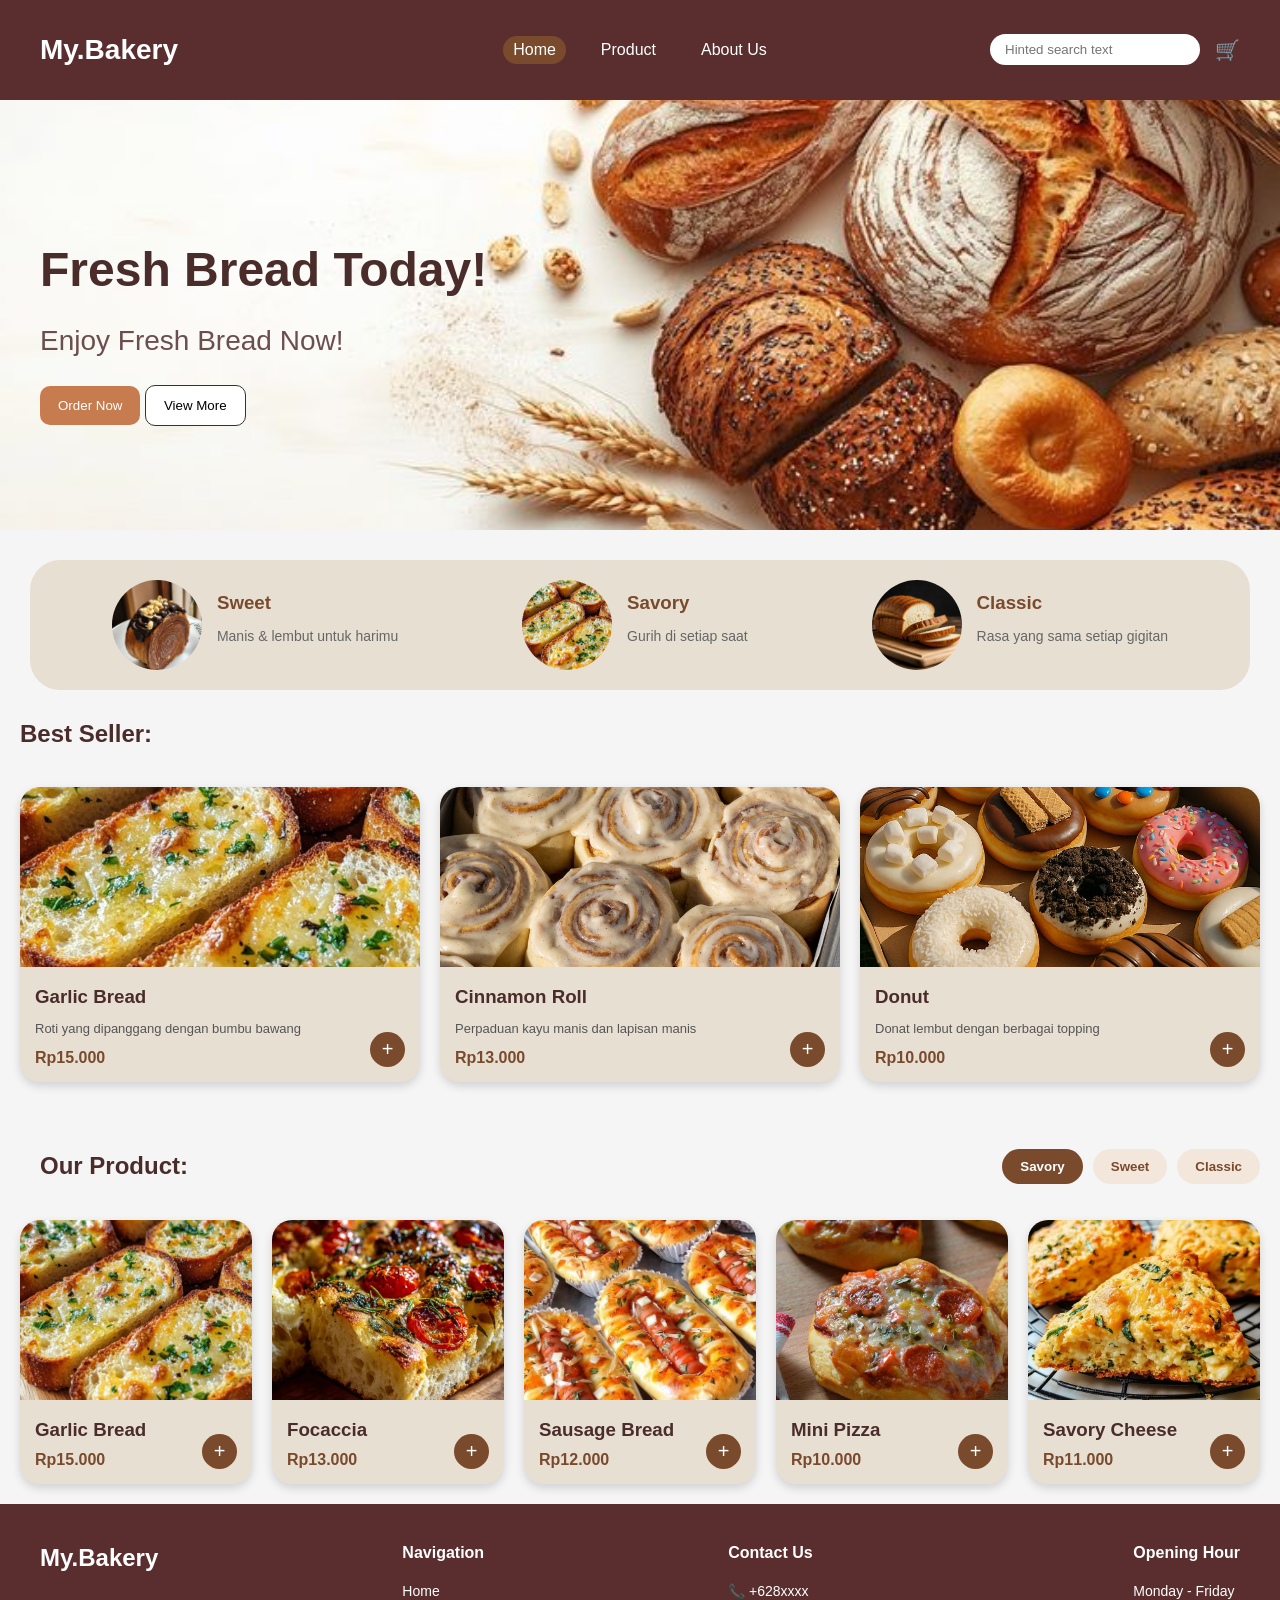
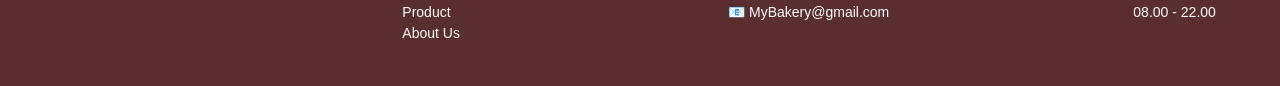
<file: index.html>
<!DOCTYPE html>
<html lang="id">
<head>
    <meta charset="UTF-8">
    <title>My.Bakery</title>
    <link rel="stylesheet" href="home.css">
</head>
<body>

<!-- Navbar -->
<header class="navbar">

    <!-- KIRI -->
    <div class="nav-left">
        <h1 class="logo">My.Bakery</h1>
    </div>

    <!-- TENGAH -->
    <div class="nav-center">
        <span onclick="goTo('index.html')">Home</span>
        <span onclick="goTo('product.html')">Product</span>
        <span onclick="goTo('about.html')">About Us</span>
    </div>

    <!-- KANAN -->
    <div class="nav-right">
        <div class="search-box">
            <input type="text" placeholder="Hinted search text">
        </div>

        <div class="cart" onclick="toggleCart()">🛒</div>
    </div>

</header>

<div class="cart-popup" id="cartPopup">
    <h3>🛒 Cart</h3>
    <ul id="cart-list"></ul>
</div>

<!-- Hero -->
<section class="hero">
    <div class="hero-text">
        <h2>Fresh Bread Today!</h2>
        <p>Enjoy Fresh Bread Now!</p>
        <button class="btn">Order Now</button>
        <button class="btn-outline">View More</button>
    </div>
</section>

<!-- Category -->
<section class="category">

    <div class="category-card">
        <img src="cromboloni.jpg">
        <div>
            <h3>Sweet</h3>
            <p>Manis & lembut untuk harimu</p>
        </div>
    </div>

    <div class="category-card">
        <img src="Easy Garlic Bread with Sliced Bread.jpg">
        <div>
            <h3>Savory</h3>
            <p>Gurih di setiap saat</p>
        </div>
    </div>

    <div class="category-card">
        <img src="White Bread.jpg">
        <div>
            <h3>Classic</h3>
            <p>Rasa yang sama setiap gigitan</p>
        </div>
    </div>

</section>

<!-- Best Seller -->
<section class="best">
    <h2>Best Seller:</h2>
    
    <div class="product-list">
    
        <!-- CARD 1 -->
        <div class="product">
            <img src="Easy Garlic Bread with Sliced Bread.jpg">
            <div class="product-info">
                <h3>Garlic Bread</h3>
                <p>Roti yang dipanggang dengan bumbu bawang</p>
                <span>Rp15.000</span>
                <button onclick="addToCart('Garlic Bread')">+</button>
            </div>
        </div>
    
        <!-- CARD 2 -->
        <div class="product">
            <img src="Bread and Cinnamon Roll Recipes - Chelsweets.jpg">
            <div class="product-info">
                <h3>Cinnamon Roll</h3>
                <p>Perpaduan kayu manis dan lapisan manis</p>
                <span>Rp13.000</span>
                <button onclick="addToCart('Cinnamon Roll')">+</button>
            </div>
        </div>
    
        <!-- CARD 3 -->
        <div class="product">
            <img src="donuts.jpg">
            <div class="product-info">
                <h3>Donut</h3>
                <p>Donat lembut dengan berbagai topping</p>
                <span>Rp10.000</span>
                <button onclick="addToCart('Donut')">+</button>
            </div>
        </div>
    </div>
</section>

<!-- Products -->
<section class="products">

    <div class="product-title">
        <h2>Our Product:</h2>

        <div class="filter-btn">
            <button onclick="filterProduct('savory')">Savory</button>
            <button onclick="filterProduct('sweet')">Sweet</button>
            <button onclick="filterProduct('classic')">Classic</button>
        </div>
    </div>

    <div class="product-list">

        <div class="product savory">
            <img src="Easy Garlic Bread with Sliced Bread.jpg">

            <div class="product-info">
                <h3>Garlic Bread</h3>
                <span>Rp15.000</span>

                <button onclick="addToCart('Garlic Bread')">+</button>
            </div>
        </div>

        <div class="product savory">
            <img src="focaccia.jpg">

            <div class="product-info">
                <h3>Focaccia</h3>
                <span>Rp13.000</span>

                <button onclick="addToCart('Focaccia')">+</button>
            </div>
        </div>

        <div class="product savory">
            <img src="sausage bread.jpg">

            <div class="product-info">
                <h3>Sausage Bread</h3>
                <span>Rp12.000</span>

                <button onclick="addToCart('Sausage Bread')">+</button>
            </div>
        </div>

        <div class="product savory">
            <img src="mini pizza.jpg">

            <div class="product-info">
                <h3>Mini Pizza</h3>
                <span>Rp10.000</span>

                <button onclick="addToCart('Mini Pizza')">+</button>
            </div>
        </div>
        
        <div class="product savory">
            <img src="savory cheese.jpg">

            <div class="product-info">
                <h3>Savory Cheese</h3>
                <span>Rp11.000</span>

                <button onclick="addToCart('Savory Cheese')">+</button>
            </div>
        </div>
    </div>
</section>



<!-- FOOTER -->
<footer class="footer">

    <div class="footer-logo">
        <h2>My.Bakery</h2>
    </div>

    <div class="footer-menu">
        <h4>Navigation</h4>
        <p>Home</p>
        <p>Product</p>
        <p>About Us</p>
    </div>

    <div class="footer-contact">
        <h4>Contact Us</h4>
        <p>📞 +628xxxx</p>
        <p>📧 MyBakery@gmail.com</p>
    </div>

    <div class="footer-hour">
        <h4>Opening Hour</h4>
        <p>Monday - Friday</p>
        <p>08.00 - 22.00</p>
    </div>

</footer>

<script src="main.js"></script>

</body>
</html>
</file>
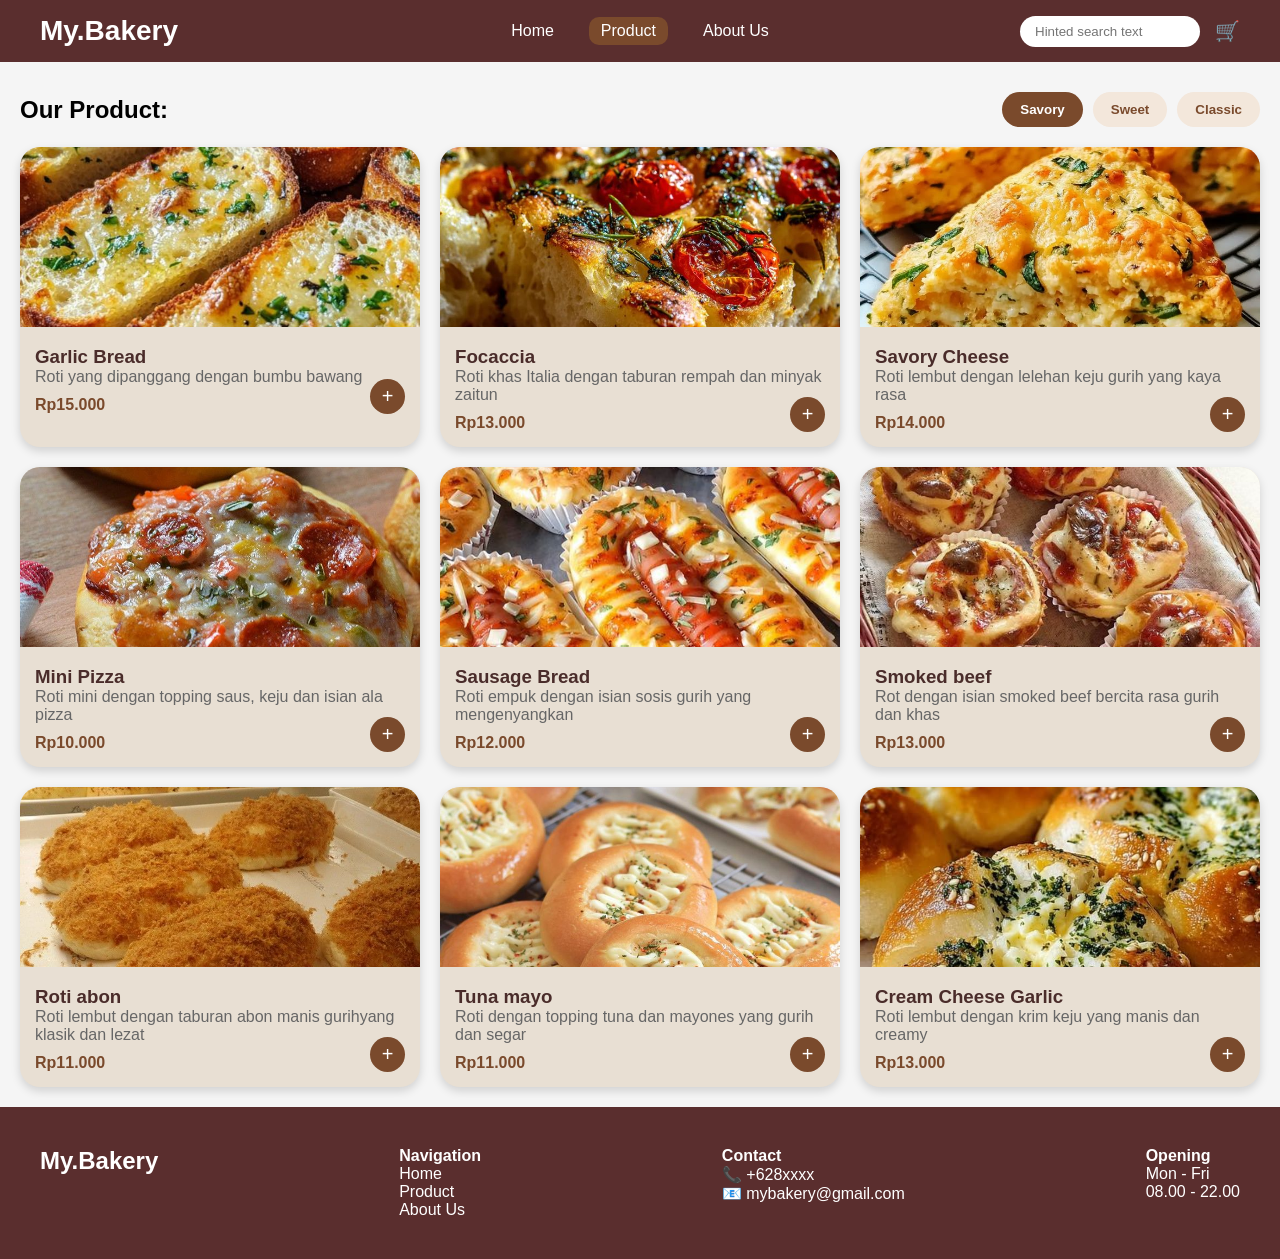
<file: product.html>
<!DOCTYPE html>
<html lang="id">
<head>
    <meta charset="UTF-8">
    <title>Product - My.Bakery</title>
    <link rel="stylesheet" href="product.css">
</head>
<body>

    <!-- Navbar -->
<header class="navbar">

    <!-- KIRI -->
    <div class="nav-left">
        <h1 class="logo">My.Bakery</h1>
    </div>

    <!-- TENGAH -->
    <div class="nav-center">
        <span onclick="goTo('index.html')">Home</span>
        <span onclick="goTo('product.html')">Product</span>
        <span onclick="goTo('about.html')">About Us</span>
    </div>

    <!-- KANAN -->
    <div class="nav-right">
        <div class="search-box">
            <input type="text" placeholder="Hinted search text">
        </div>

        <div class="cart" onclick="toggleCart()">🛒</div>
    </div>

</header>

<div class="cart-popup" id="cartPopup">
    <h3>🛒 Cart</h3>
    <ul id="cart-list"></ul>
</div>


<!-- PRODUCT -->
<section class="product-page">

    <div class="product-title">
        <h2>Our Product:</h2>

        <div class="filter-btn">
            <button onclick="filterProduct('savory')">Savory</button>
            <button onclick="filterProduct('sweet')">Sweet</button>
            <button onclick="filterProduct('classic')">Classic</button>
        </div>
    </div>

    <div class="product-list">

        <!-- SAVORY -->
        <div class="product savory">
            <img src="Easy Garlic Bread with Sliced Bread.jpg">
            <div class="product-info">
                <h3>Garlic Bread</h3>
                <p>Roti yang dipanggang dengan bumbu bawang</p>
                <span>Rp15.000</span>
                <button onclick="addToCart('Garlic Bread')">+</button>
            </div>
        </div>

        <div class="product savory">
            <img src="focaccia.jpg">
            <div class="product-info">
                <h3>Focaccia</h3>
                <p>Roti khas Italia dengan taburan rempah dan minyak zaitun</p>
                <span>Rp13.000</span>
                <button onclick="addToCart('Focaccia')">+</button>
            </div>
        </div>

        <div class="product savory">
            <img src="savory cheese.jpg">
            <div class="product-info">
                <h3>Savory Cheese</h3>
                <p>Roti lembut dengan lelehan keju gurih yang kaya rasa</p>
                <span>Rp14.000</span>
                <button onclick="addToCart('Donut')">+</button>
            </div>
        </div>

        <div class="product savory">
            <img src="mini pizza.jpg">
            <div class="product-info">
                <h3>Mini Pizza</h3>
                <p>Roti mini dengan topping saus, keju dan isian ala pizza </p>
                <span>Rp10.000</span>
                <button onclick="addToCart('Cinnamon Roll')">+</button>
            </div>
        </div>

        <div class="product savory">
            <img src="sausage bread.jpg">
            <div class="product-info">
                <h3>Sausage Bread </h3>
                <p>Roti empuk dengan isian sosis gurih yang mengenyangkan</p>
                <span>Rp12.000</span>
                <button onclick="addToCart('Baguette')">+</button>
            </div>
        </div>

        <div class="product savory">
            <img src="smoked beef.jpg">
            <div class="product-info">
                <h3>Smoked beef</h3>
                <p>Rot dengan isian smoked beef bercita rasa gurih dan khas</p>
                <span>Rp13.000</span>
                <button onclick="addToCart('Croissant')">+</button>
            </div>
        </div>

        <div class="product savory">
            <img src="roti abon.jpg">
            <div class="product-info">
                <h3>Roti abon</h3>
                <p>Roti lembut dengan taburan abon manis gurihyang klasik dan lezat</p>
                <span>Rp11.000</span>
                <button onclick="addToCart('Baguette')">+</button>
            </div>
        </div>

        <div class="product savory">
            <img src="tuna mayo.jpg">
            <div class="product-info">
                <h3>Tuna mayo</h3>
                <p>Roti dengan topping tuna dan mayones yang gurih dan segar</p>
                <span>Rp11.000</span>
                <button onclick="addToCart('Baguette')">+</button>
            </div>
        </div>

        <div class="product savory">
            <img src="cream cheese.jpg">
            <div class="product-info">
                <h3>Cream Cheese Garlic</h3>
                <p>Roti lembut dengan krim keju yang manis dan creamy </p>
                <span>Rp13.000</span>
                <button onclick="addToCart('Baguette')">+</button>
            </div>
        </div>

    </div>
</section>

<!-- FOOTER -->
<footer class="footer">

    <div class="footer-logo">
        <h2>My.Bakery</h2>
    </div>

    <div class="footer-menu">
        <h4>Navigation</h4>
        <p>Home</p>
        <p>Product</p>
        <p>About Us</p>
    </div>

    <div class="footer-contact">
        <h4>Contact</h4>
        <p>📞 +628xxxx</p>
        <p>📧 mybakery@gmail.com</p>
    </div>

    <div class="footer-hour">
        <h4>Opening</h4>
        <p>Mon - Fri</p>
        <p>08.00 - 22.00</p>
    </div>

</footer>

<script src="main.js"></script>
</body>
</html>
</file>
<file: home.css>
body {
    margin: 0;
    font-family: Arial;
    background: #f5f5f5;
}


/* NAVBAR */
.navbar {
    display: flex;
    justify-content: space-between;
    align-items: center;
    background: #5a2e2e;
    padding: 15px 40px;
    color: white;
}

.logo {
    font-size: 28px;
}

.nav-left {
    flex: 1;
}

.nav-center {
    flex: 1;
    display: flex;
    justify-content: center;
    gap: 25px;
}

.nav-right {
    flex: 1;
    display: flex;
    justify-content: flex-end;
    gap: 15px;
    align-items: center;
}

.nav-center span {
    cursor: pointer;
    padding: 5px 10px;
    color: white;
}

.nav-center .active {
    background: #7a4a2c;
    border-radius: 15px;
}

/* SEARCH */
.search-box input {
    padding: 8px 15px;
    border-radius: 20px;
    border: none;
    width: 180px;
}

/* CART */
.cart {
    font-size: 20px;
    cursor: pointer;
}

/* CART POPUP */
.cart-popup {
    position: absolute;
    right: 30px;
    top: 70px;
    background: white;
    width: 220px;
    padding: 15px;
    border-radius: 15px;
    box-shadow: 0 4px 10px rgba(0,0,0,0.2);
    display: none;
    z-index: 100;
}


/* HERO */
.hero {
    background: url("download (7).jpg") no-repeat center/cover;
    height: 350px;
    display: flex;
    align-items: center;
    padding: 40px;
}

.hero-text h2 {
    font-size: 48px;
    color: #4a2c2a;
    margin-bottom: 10px;
}

.hero-text p {
    font-size: 28px;
    color: #6b4f4f;
}

.hero-btn {
    margin-top: 20px;
}

/* BUTTON */
.btn {
    background: #c67c4e;
    color: white;
    border: none;
    padding: 12px 18px;
    border-radius: 10px;
    cursor: pointer;
}

.btn-outline {
    border: 1px solid #333;
    padding: 12px 18px;
    border-radius: 10px;
    background: white;
    cursor: pointer;
}


/* CATEGORY */
.category {
    background: #e8dfd3;
    margin: 30px;
    padding: 20px;
    border-radius: 30px;

    display: flex;
    justify-content: space-around;
    align-items: center;
}

.category-card {
    display: flex;
    align-items: center;
    gap: 15px;
}

.category-card img {
    width: 90px;
    height: 90px;
    border-radius: 50%;
    object-fit: cover;
    aspect-ratio: 1/1;
}

.category-card h3 {
    margin: 0;
    color: #7a4a2c;
}

.category-card p {
    font-size: 14px;
    color: #666;
}


/* SECTION TITLE */
.best h2,
.products h2 {
    padding-left: 20px;
    color: #4a2c2a;
}


/* PRODUCT TITLE */
.product-title {
    display: flex;
    justify-content: space-between;
    align-items: center;
    padding: 0 20px;
    margin-top: 30px;
}

.filter-btn {
    display: flex;
    gap: 10px;
    margin-left: auto;
}

.filter-btn button {
    border: none;
    padding: 10px 18px;
    border-radius: 20px;
    background: #f3e7db;
    color: #7a4a2c;
    cursor: pointer;
    transition: 0.3s;
    font-weight: bold;
}

/*HOVER*/
.filter-btn button:hover {
    background: #7a4a2c;
    color: white;
}

/* ACTIVE */
.filter-btn button:first-child {
    background: #7a4a2c;
    color: white;
}

/* PRODUCT GRID */
.product-list {
    display: grid;
    grid-template-columns: repeat(3, 1fr);
    gap: 20px;
    padding: 20px;
}

/* OUR PRODUCT jadi 4 */
.products .product-list {
    display: grid;
    grid-template-columns: repeat(auto-fit, minmax(180px, 1fr));
    gap: 20px;
    padding: 20px;
}


/* PRODUCT CARD */
.product {
    background: #e8dfd3;
    border-radius: 20px;
    overflow: hidden;
    box-shadow: 0 4px 10px rgba(0,0,0,0.15);
}

/* PRODUCT IMAGE */
.product img {
    width: 100%;
    height: 180px;
    object-fit: cover;
}

/* PRODUCT INFO */
.product-info {
    padding: 15px;
    position: relative;
}

.product-info h3 {
    margin: 0;
    color: #4a2c2a;
}

.product-info p {
    font-size: 13px;
    color: #555;
}

.product-info span {
    display: block;
    margin-top: 10px;
    color: #7a4a2c;
    font-weight: bold;
}

/* BUTTON + */
.product-info button {
    position: absolute;
    right: 15px;
    bottom: 15px;

    width: 35px;
    height: 35px;

    border: none;
    border-radius: 50%;

    background: #7a4a2c;
    color: white;

    font-size: 20px;
    cursor: pointer;
}


/* FOOTER */
.footer {
    background: #5a2e2e;
    color: white;
    padding: 40px;

    display: flex;
    justify-content: space-between;
    flex-wrap: wrap;
}

.footer h2,
.footer h4 {
    margin-top: 0;
}

.footer p {
    margin: 5px 0;
    font-size: 14px;
}


/* RESPONSIVE NAVBAR */
@media (max-width: 768px) {

    .navbar {
        flex-direction: column;
        padding: 20px;
        gap: 15px;
        text-align: center;
    }

    .nav-left,
    .nav-center,
    .nav-right {
        width: 100%;
        justify-content: center;
    }

    .nav-center {
        flex-wrap: wrap;
        gap: 10px;
    }

    .nav-right {
        flex-direction: column;
        align-items: center;
    }

    .search-box input {
        width: 90%;
    }

    .products .product-list {
        grid-template-columns: repeat(2, 1fr);
    }
}


/* HOVER PRODUCT */
.product {
    transition: 0.3s;
}

.product:hover {
    transform: translateY(-8px);
    box-shadow: 0 8px 20px rgba(0,0,0,0.25);
}

/* IMAGE ZOOM */
.product img {
    transition: 0.3s;
}

.product:hover img {
    transform: scale(1.05);
}

/* BUTTON HOVER */
.product-info button {
    transition: 0.3s;
}

.product-info button:hover {
    background: #c67c4e;
    transform: scale(1.1);
}

/* CATEGORY HOVER */
.category-card {
    transition: 0.3s;
}

.category-card:hover {
    transform: scale(1.05);
}
</file>
<file: product.css>
* {
    margin: 0;
    padding: 0;
    box-sizing: border-box;
}

html, body {
    width: 100%;
    font-family: Arial;
    background: #f5f5f5;
    overflow-x: hidden;
}

/* BODY */
body {
    margin: 0;
}

/* ================= NAVBAR ================= */
.navbar {
    width: 100%;
    display: flex;
    justify-content: space-between;
    align-items: center;
    background: #5a2e2e;
    padding: 15px 40px;
    color: white;
}

.logo {
    font-size: 28px;
}

.nav-left {
    flex: 1;
}

.nav-center {
    flex: 1;
    display: flex;
    justify-content: center;
    gap: 25px;
}

.nav-center span {
    cursor: pointer;
    padding: 5px 10px;
    color: white;
}

.nav-right {
    flex: 1;
    display: flex;
    justify-content: flex-end;
    gap: 15px;
    align-items: center;
}

/* SEARCH */
.search-box input {
    padding: 8px 15px;
    border-radius: 20px;
    border: none;
    width: 180px;
}

/* CART */
.cart {
    font-size: 20px;
    cursor: pointer;
}

/* CART POPUP */
.cart-popup {
    position: absolute;
    right: 30px;
    top: 70px;
    background: white;
    width: 220px;
    padding: 15px;
    border-radius: 15px;
    box-shadow: 0 4px 10px rgba(0,0,0,0.2);
    display: none;
    z-index: 100;
}

.nav-center span.active {
    background: #7a4a2c;
    color: white;
    padding: 5px 12px;
    border-radius: 10px;
}

/* ================= HERO ================= */
.hero {
    background: url("download (7).jpg") no-repeat center/cover;
    height: 350px;
    display: flex;
    align-items: center;
    padding: 40px;
}

.hero-text h2 {
    font-size: 48px;
    color: #4a2c2a;
    margin-bottom: 10px;
}

.hero-text p {
    font-size: 28px;
    color: #6b4f4f;
}

/* BUTTON */
.btn {
    background: #c67c4e;
    color: white;
    border: none;
    padding: 12px 18px;
    border-radius: 10px;
    cursor: pointer;
}

.btn-outline {
    border: 1px solid #333;
    padding: 12px 18px;
    border-radius: 10px;
    background: white;
    cursor: pointer;
}

/* ================= CATEGORY ================= */
.category {
    background: #e8dfd3;
    margin: 30px;
    padding: 20px;
    border-radius: 30px;
    display: flex;
    justify-content: space-around;
    align-items: center;
}

.category-card {
    display: flex;
    align-items: center;
    gap: 15px;
    transition: 0.3s;
}

.category-card:hover {
    transform: scale(1.05);
}

.category-card img {
    width: 90px;
    height: 90px;
    border-radius: 50%;
    object-fit: cover;
}

/* ================= PRODUCT ================= */
.product-title {
    display: flex;
    justify-content: space-between;
    align-items: center;
    padding: 0 20px;
    margin-top: 30px;
}

.filter-btn {
    display: flex;
    gap: 10px;
    margin-left: auto;
}

.filter-btn button {
    border: none;
    padding: 10px 18px;
    border-radius: 20px;
    background: #f3e7db;
    color: #7a4a2c;
    cursor: pointer;
    font-weight: bold;
    transition: 0.3s;
}

.filter-btn button:hover {
    background: #7a4a2c;
    color: white;
}

.filter-btn button:first-child {
    background: #7a4a2c;
    color: white;
}

/* GRID PRODUCT */
.product-list {
    display: grid;
    grid-template-columns: repeat(3, 1fr);
    gap: 20px;
    padding: 20px;
}

/* CARD */
.product {
    background: #e8dfd3;
    border-radius: 20px;
    overflow: hidden;
    box-shadow: 0 4px 10px rgba(0,0,0,0.15);
    transition: 0.3s;
}

.product:hover {
    transform: translateY(-8px);
    box-shadow: 0 8px 20px rgba(0,0,0,0.25);
}

.product img {
    width: 100%;
    height: 180px;
    object-fit: cover;
    transition: 0.3s;
}

.product:hover img {
    transform: scale(1.05);
}

/* INFO */
.product-info {
    padding: 15px;
    position: relative;
}

.product-info h3 {
    color: #4a2c2a;
}

.product-info p {
    color: #666
}

.product-info span {
    color: #7a4a2c;
    font-weight: bold;
    display: block;
    margin-top: 10px;
}

/* BUTTON + */
.product-info button {
    position: absolute;
    right: 15px;
    bottom: 15px;
    width: 35px;
    height: 35px;
    border: none;
    border-radius: 50%;
    background: #7a4a2c;
    color: white;
    font-size: 20px;
    cursor: pointer;
    transition: 0.3s;
}

.product-info button:hover {
    background: #c67c4e;
    transform: scale(1.1);
}

/* ================= FOOTER ================= */
.footer {
    background: #5a2e2e;
    color: white;
    padding: 40px;
    display: flex;
    justify-content: space-between;
    flex-wrap: wrap;
}

/* ================= RESPONSIVE ================= */
@media (max-width: 768px) {

    .navbar {
        flex-direction: column;
        gap: 15px;
        text-align: center;
    }

    .nav-center {
        flex-wrap: wrap;
    }

    .search-box input {
        width: 100%;
    }

    .product-list {
        grid-template-columns: repeat(2, 1fr);
    }
}
</file>
